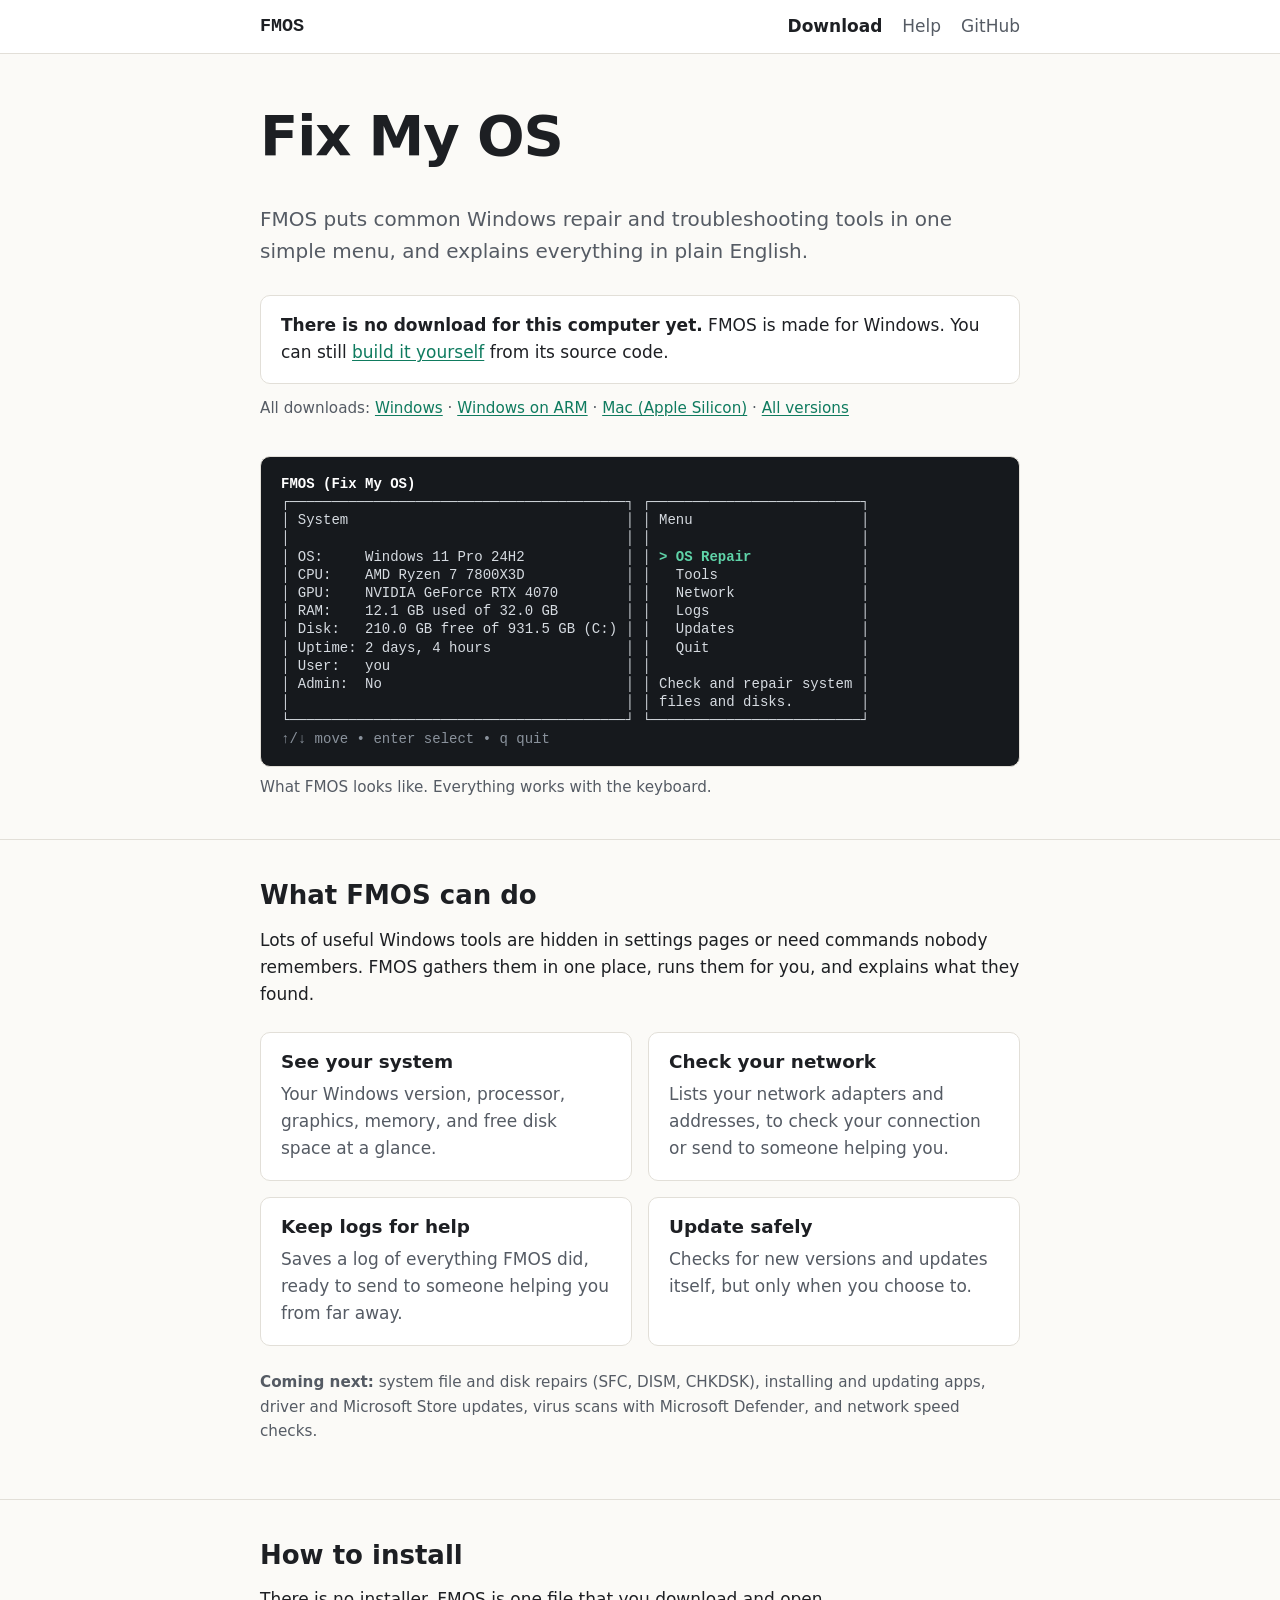
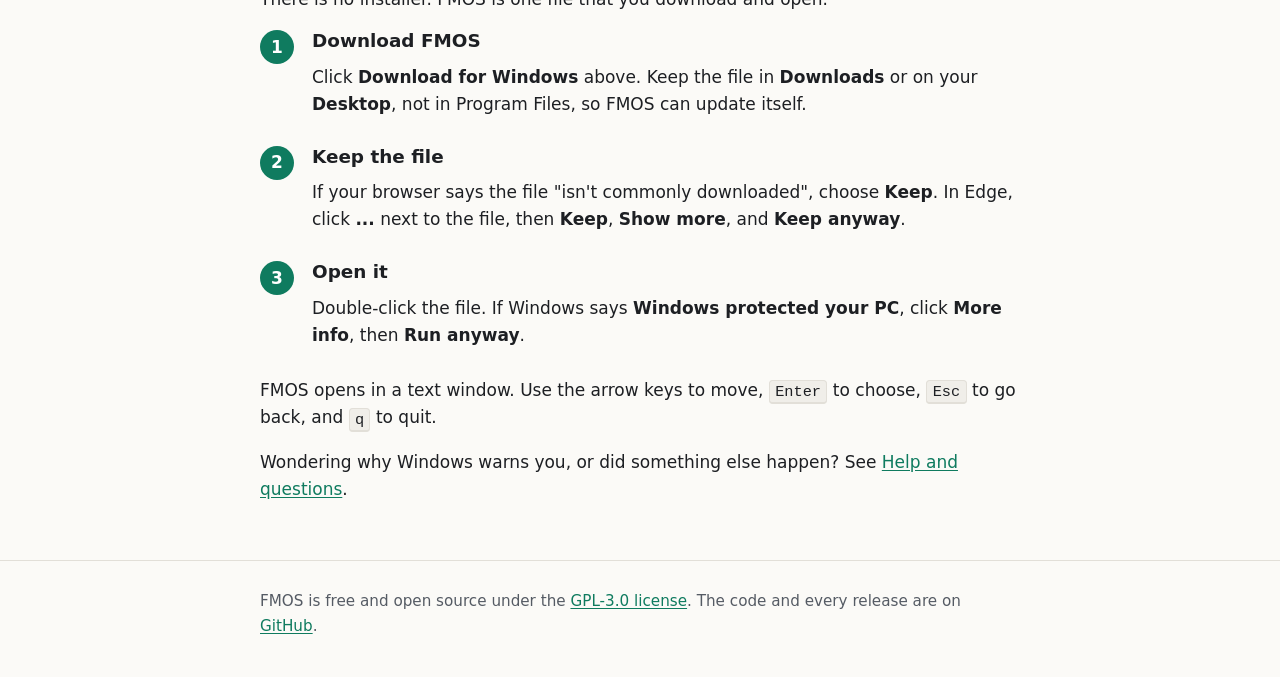
<file: docs/index.html>
<!doctype html>
<html lang="en">
<head>
  <meta charset="utf-8">
  <meta name="viewport" content="width=device-width, initial-scale=1">
  <meta name="color-scheme" content="light dark">
  <title>FMOS: Fix My OS</title>
  <meta name="description" content="A free, simple app that puts common Windows repair and troubleshooting tools in one menu, with plain-English explanations.">
  <meta property="og:type" content="website">
  <meta property="og:title" content="FMOS: Fix My OS">
  <meta property="og:description" content="A free, simple app that puts common Windows repair and troubleshooting tools in one menu, with plain-English explanations.">
  <meta property="og:url" content="https://giomonci.github.io/FMOS/">
  <link rel="icon" href="data:image/svg+xml,<svg xmlns='http://www.w3.org/2000/svg' viewBox='0 0 32 32'><rect width='32' height='32' rx='7' fill='%230f7b5f'/><text x='16' y='22' font-family='monospace' font-size='15' font-weight='700' text-anchor='middle' fill='white'>&gt;_</text></svg>">
  <link rel="stylesheet" href="style.css">
</head>
<body>
  <header class="topbar">
    <div class="wrap topbar-inner">
      <a class="brand" href="./">FMOS</a>
      <nav aria-label="Site">
        <a href="./" aria-current="page">Download</a>
        <a href="help.html">Help</a>
        <a href="https://github.com/GioMonci/FMOS">GitHub</a>
      </nav>
    </div>
  </header>

  <main>
    <section class="hero">
      <div class="wrap">
        <h1>Fix My OS</h1>
        <p class="lead">
          FMOS puts common Windows repair and troubleshooting tools in one
          simple menu, and explains everything in plain English.
        </p>

        <!-- Only one of these is shown. The script at the bottom of the page
             picks the one for the visitor's computer. Without the script,
             everyone sees the Windows download. -->
        <div class="download" data-system="windows">
          <a class="button" href="https://github.com/GioMonci/FMOS/releases/latest/download/fmos-x64.exe">Download for Windows</a>
          <p class="small">
            Free. One file, nothing to install. For Windows 10 and 11 on Intel
            or AMD, which is almost every PC.
          </p>
        </div>
        <div class="download" data-system="mac" hidden>
          <a class="button" href="https://github.com/GioMonci/FMOS/releases/latest/download/fmos-macos">Download for Mac</a>
          <p class="small">
            For Macs with Apple Silicon (M1 and newer). macOS blocks it until
            you run two Terminal commands: see
            <a href="help.html#mac">using FMOS on a Mac</a>.
          </p>
        </div>
        <div class="download" data-system="mobile" hidden>
          <p class="callout">
            <b>FMOS runs on computers, not phones or tablets.</b> To download
            it, open this page on your Windows PC: <b>giomonci.github.io/FMOS</b>
          </p>
        </div>
        <div class="download" data-system="other" hidden>
          <p class="callout">
            <b>There is no download for this computer yet.</b> FMOS is made for
            Windows. You can still
            <a href="https://github.com/GioMonci/FMOS#building-fmos-yourself">build it yourself</a>
            from its source code.
          </p>
        </div>

        <p class="small">
          All downloads:
          <a href="https://github.com/GioMonci/FMOS/releases/latest/download/fmos-x64.exe">Windows</a> ·
          <a href="https://github.com/GioMonci/FMOS/releases/latest/download/fmos-arm64.exe">Windows on ARM</a> ·
          <a href="https://github.com/GioMonci/FMOS/releases/latest/download/fmos-macos">Mac (Apple Silicon)</a> ·
          <a href="https://github.com/GioMonci/FMOS/releases">All versions</a>
        </p>

        <figure class="screen">
          <pre role="img" aria-label="The FMOS window: system details on the left, and a menu on the right with OS Repair, Tools, Network, Logs, Updates, and Quit."><span class="t-title">FMOS (Fix My OS)</span>
┌────────────────────────────────────────┐ ┌─────────────────────────┐
│ System                                 │ │ Menu                    │
│                                        │ │                         │
│ OS:     Windows 11 Pro 24H2            │ │ <span class="t-selected">&gt; OS Repair</span>             │
│ CPU:    AMD Ryzen 7 7800X3D            │ │   Tools                 │
│ GPU:    NVIDIA GeForce RTX 4070        │ │   Network               │
│ RAM:    12.1 GB used of 32.0 GB        │ │   Logs                  │
│ Disk:   210.0 GB free of 931.5 GB (C:) │ │   Updates               │
│ Uptime: 2 days, 4 hours                │ │   Quit                  │
│ User:   you                            │ │                         │
│ Admin:  No                             │ │ Check and repair system │
│                                        │ │ files and disks.        │
└────────────────────────────────────────┘ └─────────────────────────┘
<span class="t-muted">↑/↓ move • enter select • q quit</span></pre>
          <figcaption>What FMOS looks like. Everything works with the keyboard.</figcaption>
        </figure>
      </div>
    </section>

    <section id="features">
      <div class="wrap">
        <h2>What FMOS can do</h2>
        <p>
          Lots of useful Windows tools are hidden in settings pages or need
          commands nobody remembers. FMOS gathers them in one place, runs them
          for you, and explains what they found.
        </p>
        <div class="cards">
          <div class="card">
            <h3>See your system</h3>
            <p>Your Windows version, processor, graphics, memory, and free disk space at a glance.</p>
          </div>
          <div class="card">
            <h3>Check your network</h3>
            <p>Lists your network adapters and addresses, to check your connection or send to someone helping you.</p>
          </div>
          <div class="card">
            <h3>Keep logs for help</h3>
            <p>Saves a log of everything FMOS did, ready to send to someone helping you from far away.</p>
          </div>
          <div class="card">
            <h3>Update safely</h3>
            <p>Checks for new versions and updates itself, but only when you choose to.</p>
          </div>
        </div>
        <p class="small">
          <b>Coming next:</b> system file and disk repairs (SFC, DISM, CHKDSK),
          installing and updating apps, driver and Microsoft Store updates,
          virus scans with Microsoft Defender, and network speed checks.
        </p>
      </div>
    </section>

    <section id="install">
      <div class="wrap">
        <h2>How to install</h2>
        <p>There is no installer. FMOS is one file that you download and open.</p>

        <ol class="steps">
          <li>
            <h3>Download FMOS</h3>
            <p>
              Click <b>Download for Windows</b> above. Keep the file in
              <b>Downloads</b> or on your <b>Desktop</b>, not in Program Files,
              so FMOS can update itself.
            </p>
          </li>
          <li>
            <h3>Keep the file</h3>
            <p>
              If your browser says the file "isn't commonly downloaded", choose
              <b>Keep</b>. In Edge, click <b>...</b> next to the file,
              then <b>Keep</b>, <b>Show more</b>, and <b>Keep anyway</b>.
            </p>
          </li>
          <li>
            <h3>Open it</h3>
            <p>
              Double-click the file. If Windows says <b>Windows protected your
              PC</b>, click <b>More info</b>, then <b>Run anyway</b>.
            </p>
          </li>
        </ol>

        <p>
          FMOS opens in a text window. Use the arrow keys to move,
          <kbd>Enter</kbd> to choose, <kbd>Esc</kbd> to go back, and
          <kbd>q</kbd> to quit.
        </p>
        <p>
          Wondering why Windows warns you, or did something else happen? See
          <a href="help.html">Help and questions</a>.
        </p>
      </div>
    </section>
  </main>

  <footer class="footer">
    <div class="wrap">
      <p>
        FMOS is free and open source under the
        <a href="https://github.com/GioMonci/FMOS/blob/main/LICENSE">GPL-3.0 license</a>.
        The code and every release are on
        <a href="https://github.com/GioMonci/FMOS">GitHub</a>.
      </p>
    </div>
  </footer>

  <script>
    // Shows the download for the visitor's computer by reading the browser's
    // description of itself. Windows on ARM cannot be told apart from other
    // Windows PCs this way, so it keeps its own link under "All downloads".
    function detectSystem() {
      const browser = navigator.userAgent;
      if (/Android|iPhone|iPad|iPod/.test(browser)) {
        return "mobile";
      }
      // iPads describe themselves as Macs, but have a touch screen.
      if (/Macintosh/.test(browser) && navigator.maxTouchPoints > 1) {
        return "mobile";
      }
      if (/Windows/.test(browser)) {
        return "windows";
      }
      if (/Macintosh/.test(browser)) {
        return "mac";
      }
      return "other";
    }

    const system = detectSystem();
    for (const block of document.querySelectorAll(".download[data-system]")) {
      block.hidden = block.dataset.system !== system;
    }
  </script>
</body>
</html>
</file>
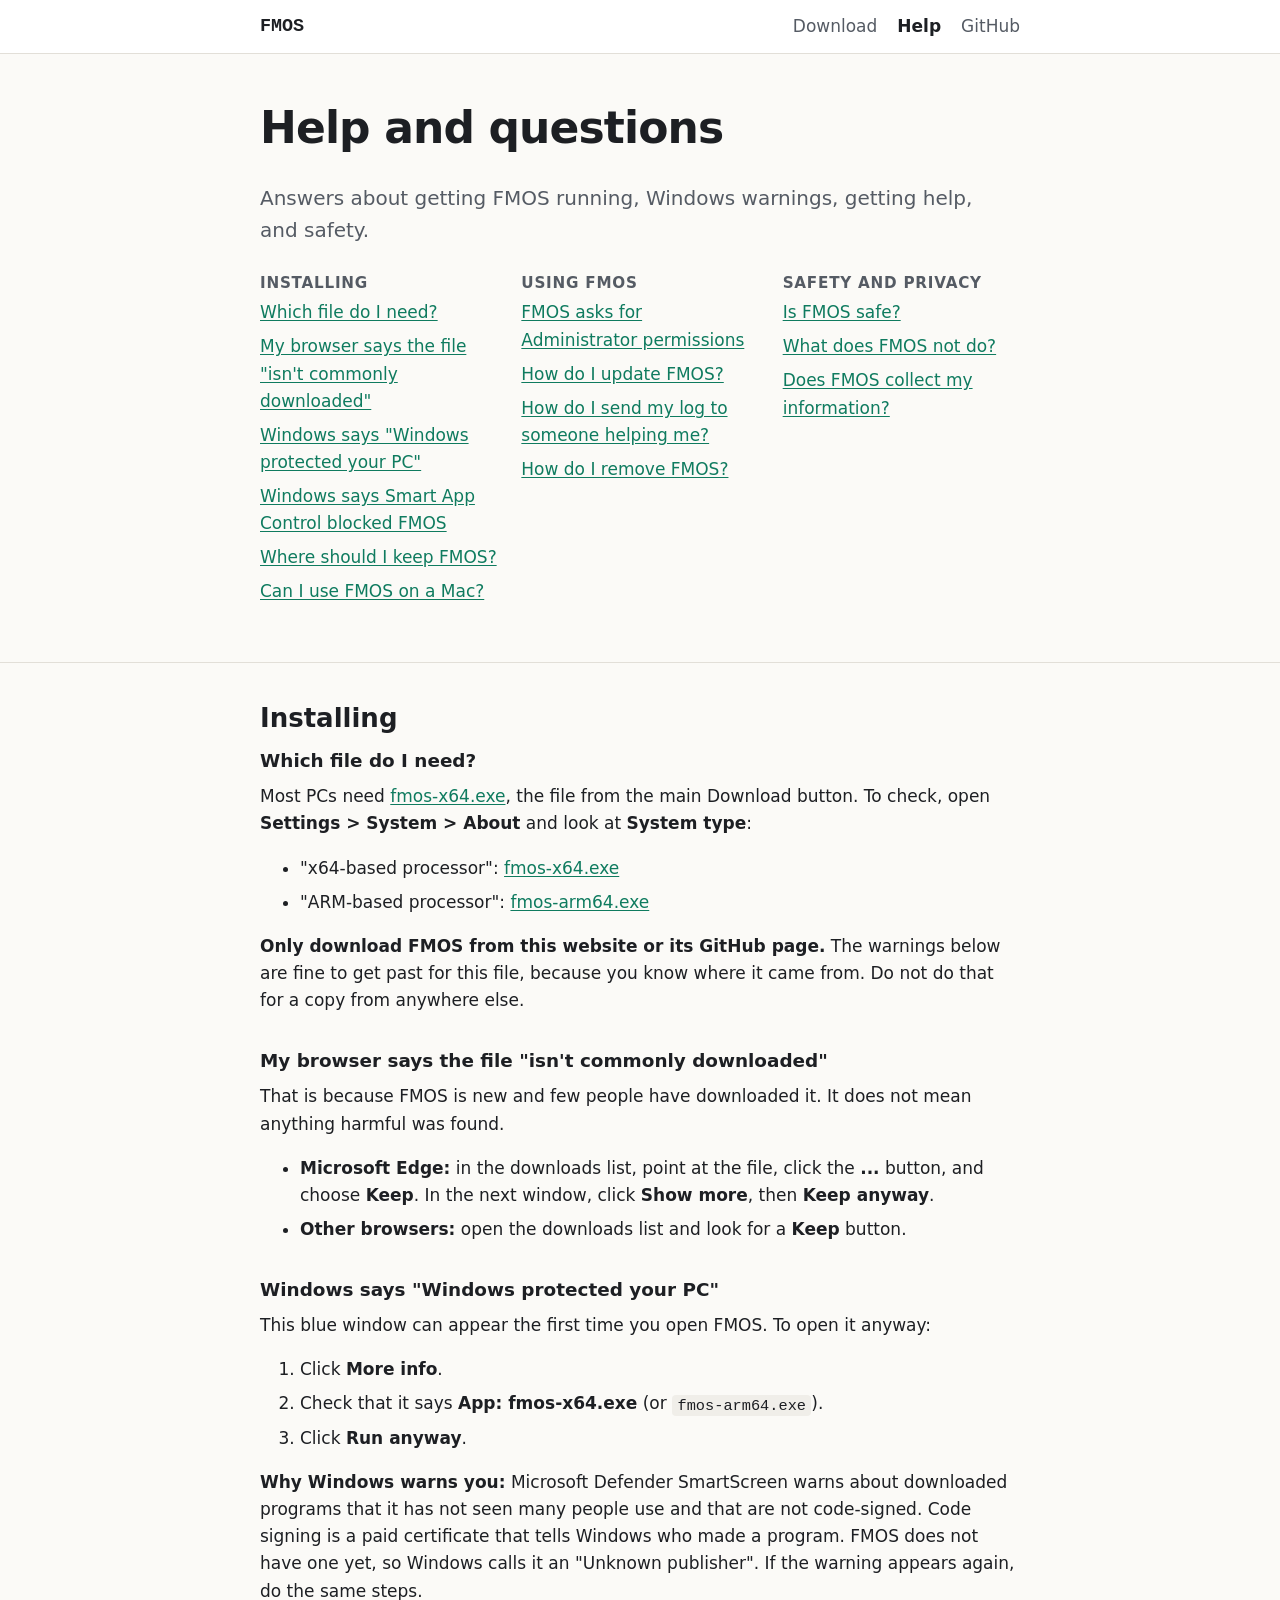
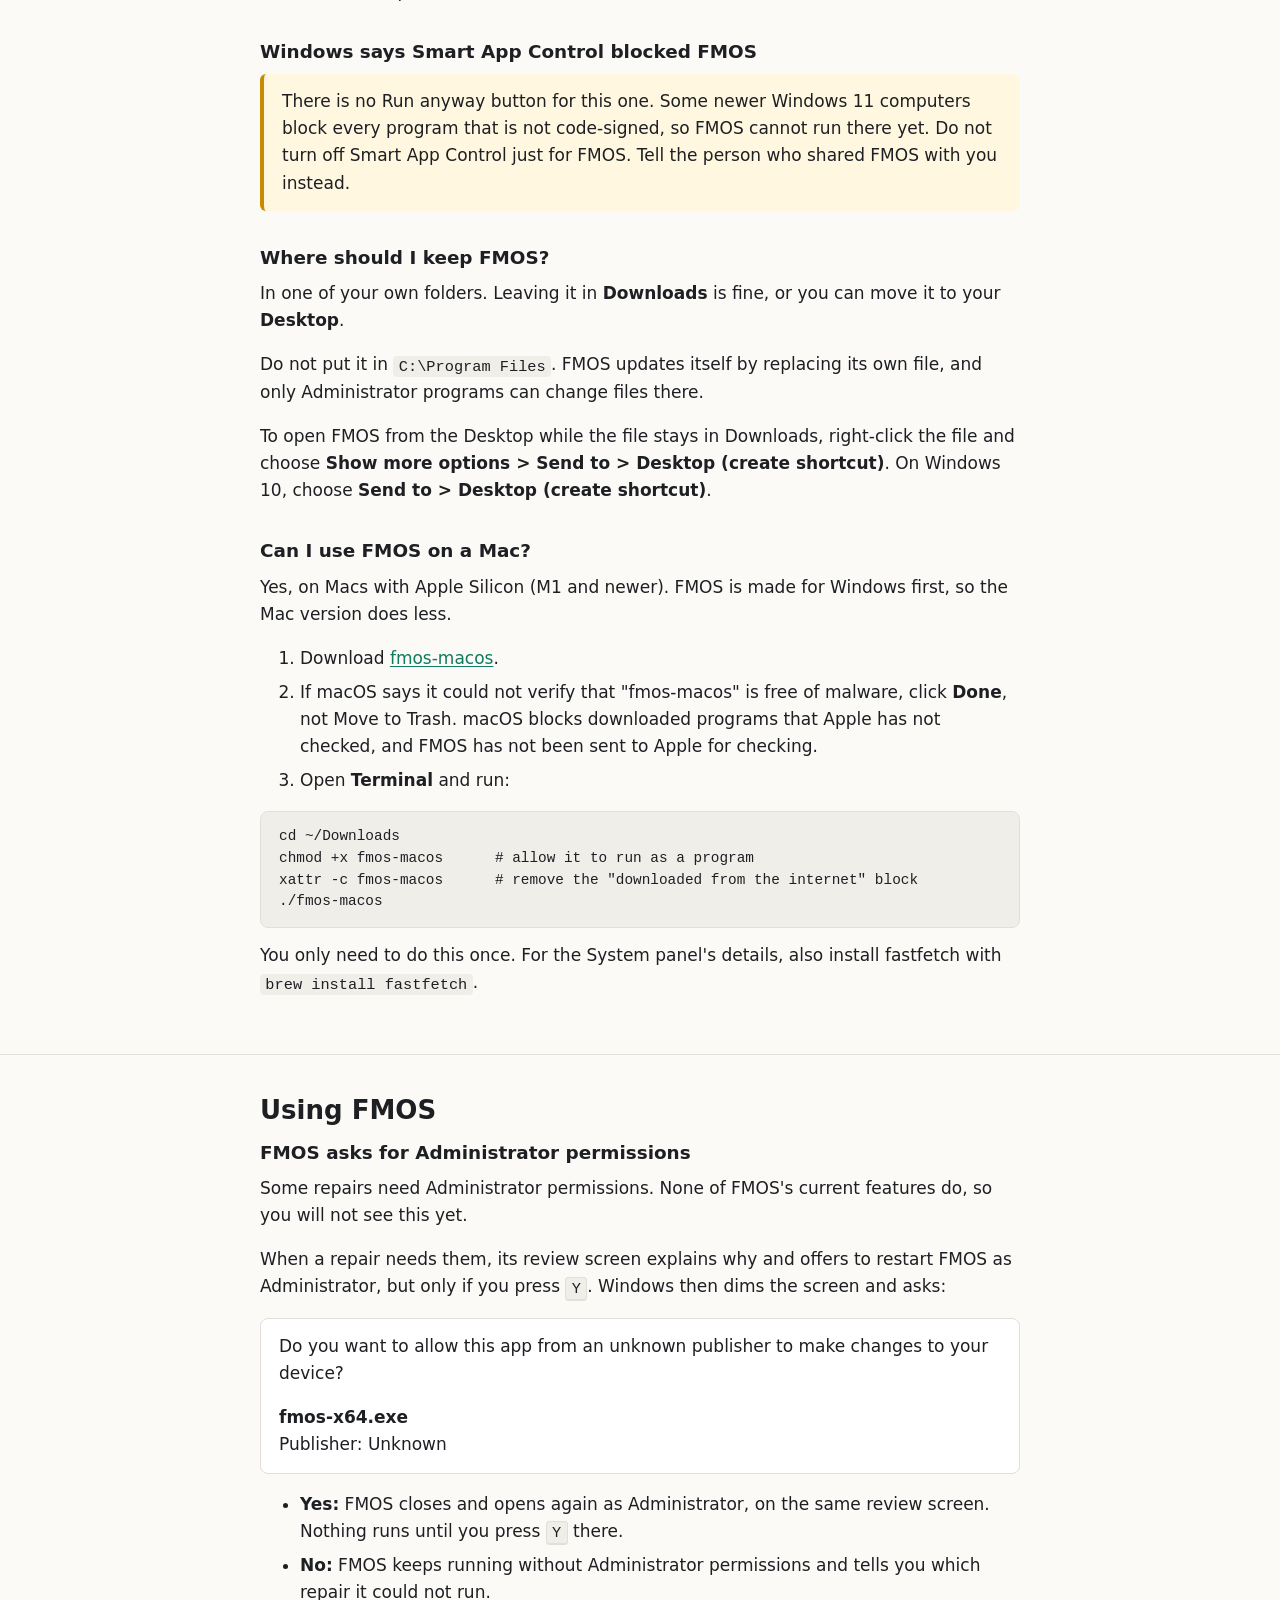
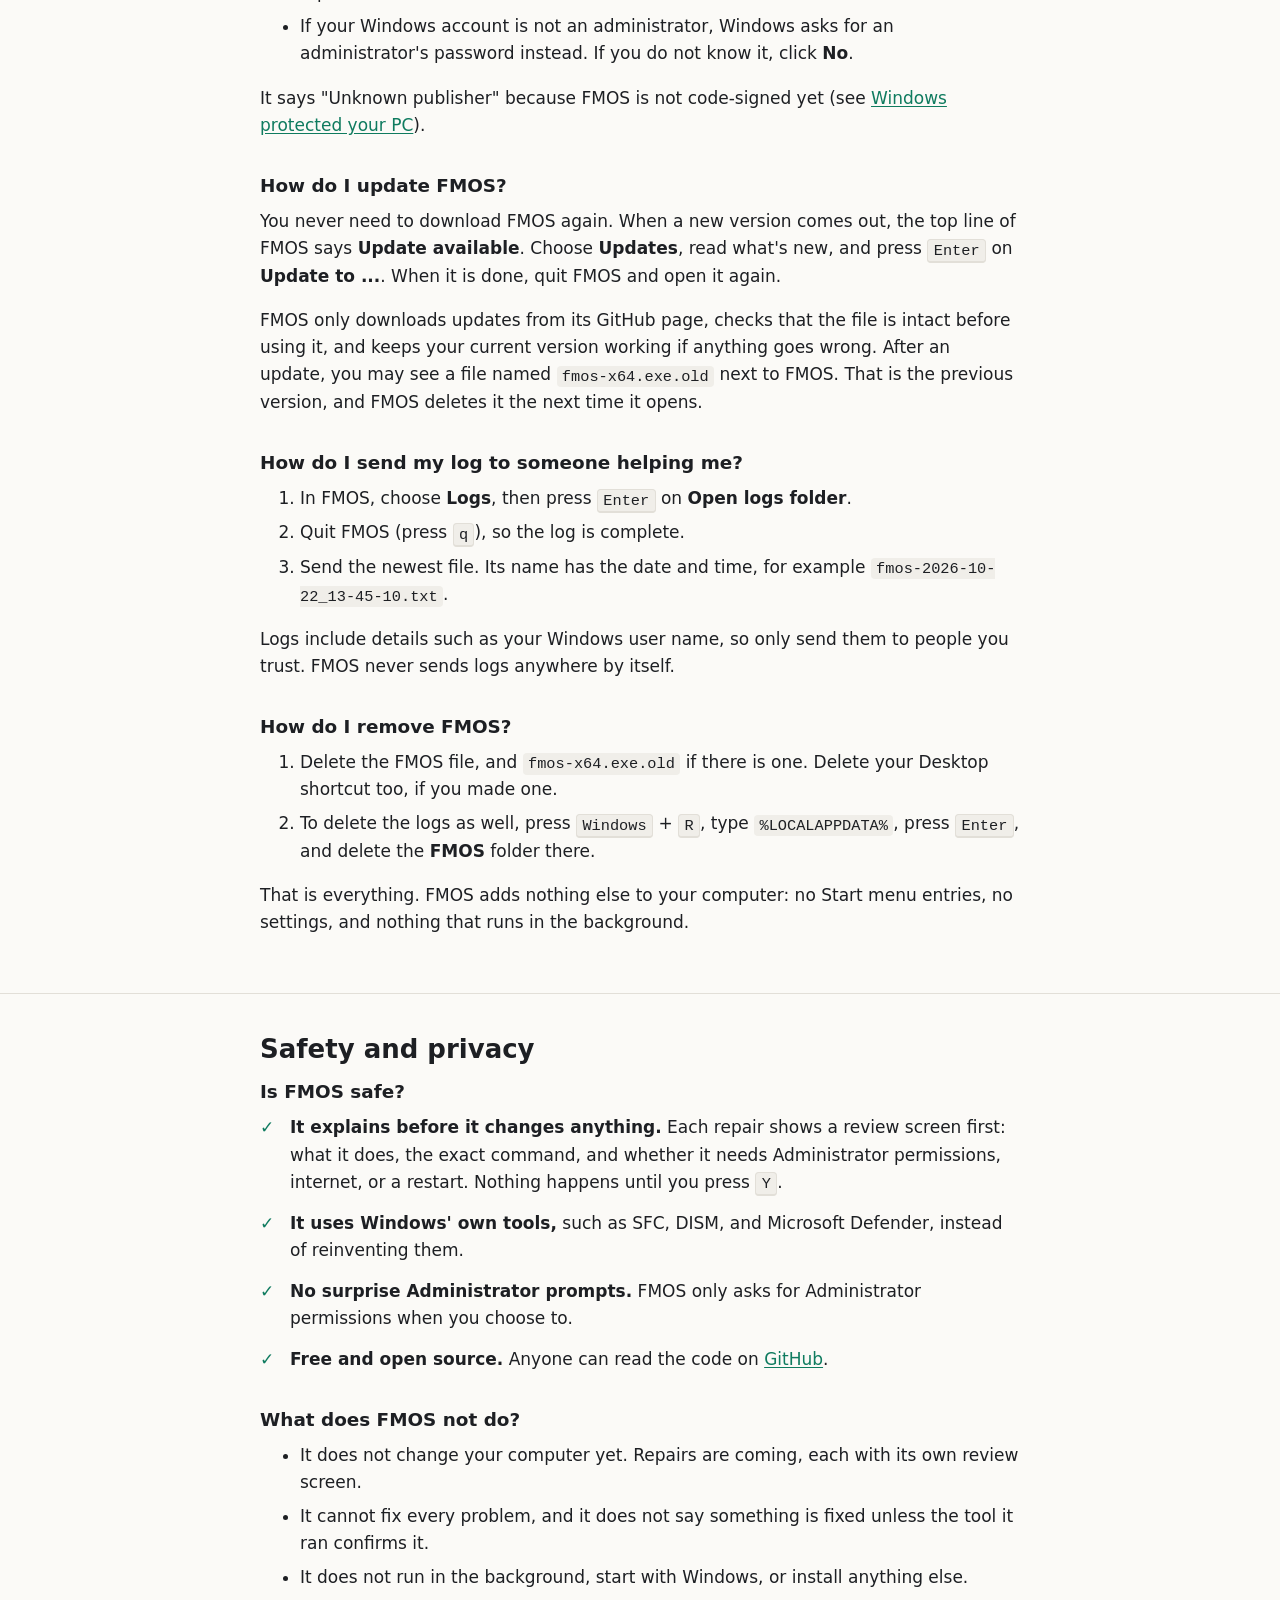
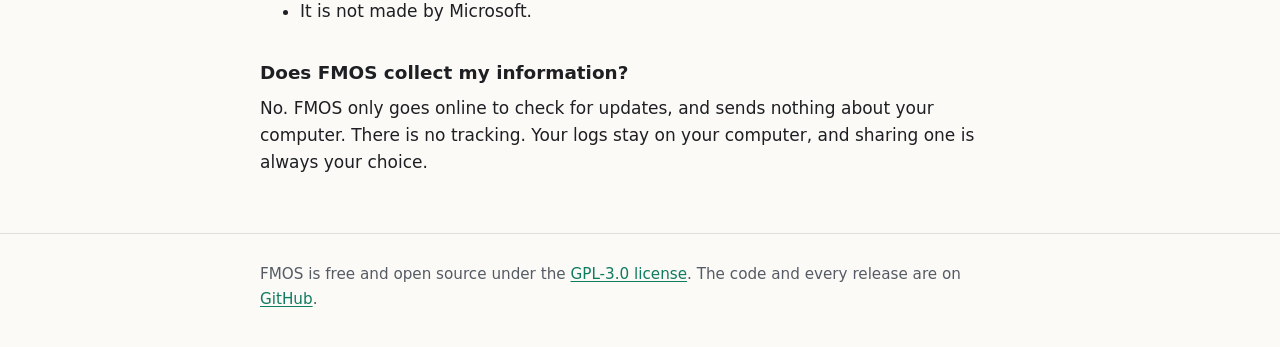
<file: docs/help.html>
<!doctype html>
<html lang="en">
<head>
  <meta charset="utf-8">
  <meta name="viewport" content="width=device-width, initial-scale=1">
  <meta name="color-scheme" content="light dark">
  <title>FMOS Help</title>
  <meta name="description" content="Answers to common questions about installing FMOS, Windows warnings, updating, sending logs, and safety.">
  <link rel="icon" href="data:image/svg+xml,<svg xmlns='http://www.w3.org/2000/svg' viewBox='0 0 32 32'><rect width='32' height='32' rx='7' fill='%230f7b5f'/><text x='16' y='22' font-family='monospace' font-size='15' font-weight='700' text-anchor='middle' fill='white'>&gt;_</text></svg>">
  <link rel="stylesheet" href="style.css">
</head>
<body>
  <header class="topbar">
    <div class="wrap topbar-inner">
      <a class="brand" href="./">FMOS</a>
      <nav aria-label="Site">
        <a href="./">Download</a>
        <a href="help.html" aria-current="page">Help</a>
        <a href="https://github.com/GioMonci/FMOS">GitHub</a>
      </nav>
    </div>
  </header>

  <main>
    <section class="page-title">
      <div class="wrap">
        <h1>Help and questions</h1>
        <p class="lead">
          Answers about getting FMOS running, Windows warnings, getting help,
          and safety.
        </p>

        <div class="toc">
          <div>
            <h2>Installing</h2>
            <ul>
              <li><a href="#which-file">Which file do I need?</a></li>
              <li><a href="#browser-warning">My browser says the file "isn't commonly downloaded"</a></li>
              <li><a href="#smartscreen">Windows says "Windows protected your PC"</a></li>
              <li><a href="#smart-app-control">Windows says Smart App Control blocked FMOS</a></li>
              <li><a href="#where-to-keep">Where should I keep FMOS?</a></li>
              <li><a href="#mac">Can I use FMOS on a Mac?</a></li>
            </ul>
          </div>
          <div>
            <h2>Using FMOS</h2>
            <ul>
              <li><a href="#administrator">FMOS asks for Administrator permissions</a></li>
              <li><a href="#updating">How do I update FMOS?</a></li>
              <li><a href="#logs">How do I send my log to someone helping me?</a></li>
              <li><a href="#removing">How do I remove FMOS?</a></li>
            </ul>
          </div>
          <div>
            <h2>Safety and privacy</h2>
            <ul>
              <li><a href="#safe">Is FMOS safe?</a></li>
              <li><a href="#not-do">What does FMOS not do?</a></li>
              <li><a href="#privacy">Does FMOS collect my information?</a></li>
            </ul>
          </div>
        </div>
      </div>
    </section>

    <section>
      <div class="wrap">
        <h2>Installing</h2>

        <div class="qa" id="which-file">
          <h3>Which file do I need?</h3>
          <p>
            Most PCs need <a href="https://github.com/GioMonci/FMOS/releases/latest/download/fmos-x64.exe">fmos-x64.exe</a>,
            the file from the main Download button. To check, open
            <b>Settings &gt; System &gt; About</b> and look at <b>System type</b>:
          </p>
          <ul>
            <li>"x64-based processor": <a href="https://github.com/GioMonci/FMOS/releases/latest/download/fmos-x64.exe">fmos-x64.exe</a></li>
            <li>"ARM-based processor": <a href="https://github.com/GioMonci/FMOS/releases/latest/download/fmos-arm64.exe">fmos-arm64.exe</a></li>
          </ul>
          <p>
            <b>Only download FMOS from this website or its GitHub page.</b> The
            warnings below are fine to get past for this file, because you know
            where it came from. Do not do that for a copy from anywhere else.
          </p>
        </div>

        <div class="qa" id="browser-warning">
          <h3>My browser says the file "isn't commonly downloaded"</h3>
          <p>
            That is because FMOS is new and few people have downloaded it. It
            does not mean anything harmful was found.
          </p>
          <ul>
            <li>
              <b>Microsoft Edge:</b> in the downloads list, point at the file,
              click the <b>...</b> button, and choose <b>Keep</b>. In the next
              window, click <b>Show more</b>, then <b>Keep anyway</b>.
            </li>
            <li><b>Other browsers:</b> open the downloads list and look for a <b>Keep</b> button.</li>
          </ul>
        </div>

        <div class="qa" id="smartscreen">
          <h3>Windows says "Windows protected your PC"</h3>
          <p>This blue window can appear the first time you open FMOS. To open it anyway:</p>
          <ol>
            <li>Click <b>More info</b>.</li>
            <li>Check that it says <b>App: fmos-x64.exe</b> (or <code>fmos-arm64.exe</code>).</li>
            <li>Click <b>Run anyway</b>.</li>
          </ol>
          <p>
            <b>Why Windows warns you:</b> Microsoft Defender SmartScreen warns
            about downloaded programs that it has not seen many people use and
            that are not code-signed. Code signing is a paid certificate that
            tells Windows who made a program. FMOS does not have one yet, so
            Windows calls it an "Unknown publisher". If the warning appears
            again, do the same steps.
          </p>
        </div>

        <div class="qa" id="smart-app-control">
          <h3>Windows says Smart App Control blocked FMOS</h3>
          <div class="note">
            <p>
              There is no Run anyway button for this one. Some newer Windows 11
              computers block every program that is not code-signed, so FMOS
              cannot run there yet. Do not turn off Smart App Control just for
              FMOS. Tell the person who shared FMOS with you instead.
            </p>
          </div>
        </div>

        <div class="qa" id="where-to-keep">
          <h3>Where should I keep FMOS?</h3>
          <p>
            In one of your own folders. Leaving it in <b>Downloads</b> is fine,
            or you can move it to your <b>Desktop</b>.
          </p>
          <p>
            Do not put it in <code>C:\Program Files</code>. FMOS updates itself
            by replacing its own file, and only Administrator programs can
            change files there.
          </p>
          <p>
            To open FMOS from the Desktop while the file stays in Downloads,
            right-click the file and choose <b>Show more options &gt; Send to
            &gt; Desktop (create shortcut)</b>. On Windows 10, choose
            <b>Send to &gt; Desktop (create shortcut)</b>.
          </p>
        </div>

        <div class="qa" id="mac">
          <h3>Can I use FMOS on a Mac?</h3>
          <p>
            Yes, on Macs with Apple Silicon (M1 and newer). FMOS is made for
            Windows first, so the Mac version does less.
          </p>
          <ol>
            <li>Download <a href="https://github.com/GioMonci/FMOS/releases/latest/download/fmos-macos">fmos-macos</a>.</li>
            <li>
              If macOS says it could not verify that "fmos-macos" is free of
              malware, click <b>Done</b>, not Move to Trash. macOS blocks
              downloaded programs that Apple has not checked, and FMOS has not
              been sent to Apple for checking.
            </li>
            <li>Open <b>Terminal</b> and run:</li>
          </ol>
          <pre class="commands"><code>cd ~/Downloads
chmod +x fmos-macos      # allow it to run as a program
xattr -c fmos-macos      # remove the "downloaded from the internet" block
./fmos-macos</code></pre>
          <p>
            You only need to do this once. For the System panel's details, also
            install fastfetch with <code>brew install fastfetch</code>.
          </p>
        </div>
      </div>
    </section>

    <section>
      <div class="wrap">
        <h2>Using FMOS</h2>

        <div class="qa" id="administrator">
          <h3>FMOS asks for Administrator permissions</h3>
          <p>
            Some repairs need Administrator permissions. None of FMOS's current
            features do, so you will not see this yet.
          </p>
          <p>
            When a repair needs them, its review screen explains why and offers
            to restart FMOS as Administrator, but only if you press
            <kbd>Y</kbd>. Windows then dims the screen and asks:
          </p>
          <div class="dialog">
            <p>Do you want to allow this app from an unknown publisher to make changes to your device?</p>
            <p><b>fmos-x64.exe</b><br>Publisher: Unknown</p>
          </div>
          <ul>
            <li>
              <b>Yes:</b> FMOS closes and opens again as Administrator, on the
              same review screen. Nothing runs until you press <kbd>Y</kbd> there.
            </li>
            <li>
              <b>No:</b> FMOS keeps running without Administrator permissions
              and tells you which repair it could not run.
            </li>
            <li>
              If your Windows account is not an administrator, Windows asks for
              an administrator's password instead. If you do not know it, click <b>No</b>.
            </li>
          </ul>
          <p>
            It says "Unknown publisher" because FMOS is not code-signed yet
            (see <a href="#smartscreen">Windows protected your PC</a>).
          </p>
        </div>

        <div class="qa" id="updating">
          <h3>How do I update FMOS?</h3>
          <p>
            You never need to download FMOS again. When a new version comes out,
            the top line of FMOS says <b>Update available</b>. Choose
            <b>Updates</b>, read what's new, and press <kbd>Enter</kbd> on
            <b>Update to ...</b>. When it is done, quit FMOS and open it again.
          </p>
          <p>
            FMOS only downloads updates from its GitHub page, checks that the
            file is intact before using it, and keeps your current version
            working if anything goes wrong. After an update, you may see a file
            named <code>fmos-x64.exe.old</code> next to FMOS. That is the
            previous version, and FMOS deletes it the next time it opens.
          </p>
        </div>

        <div class="qa" id="logs">
          <h3>How do I send my log to someone helping me?</h3>
          <ol>
            <li>In FMOS, choose <b>Logs</b>, then press <kbd>Enter</kbd> on <b>Open logs folder</b>.</li>
            <li>Quit FMOS (press <kbd>q</kbd>), so the log is complete.</li>
            <li>
              Send the newest file. Its name has the date and time, for example
              <code>fmos-2026-10-22_13-45-10.txt</code>.
            </li>
          </ol>
          <p>
            Logs include details such as your Windows user name, so only send
            them to people you trust. FMOS never sends logs anywhere by itself.
          </p>
        </div>

        <div class="qa" id="removing">
          <h3>How do I remove FMOS?</h3>
          <ol>
            <li>
              Delete the FMOS file, and <code>fmos-x64.exe.old</code> if there
              is one. Delete your Desktop shortcut too, if you made one.
            </li>
            <li>
              To delete the logs as well, press <kbd>Windows</kbd> + <kbd>R</kbd>,
              type <code>%LOCALAPPDATA%</code>, press <kbd>Enter</kbd>, and
              delete the <b>FMOS</b> folder there.
            </li>
          </ol>
          <p>
            That is everything. FMOS adds nothing else to your computer: no
            Start menu entries, no settings, and nothing that runs in the background.
          </p>
        </div>
      </div>
    </section>

    <section>
      <div class="wrap">
        <h2>Safety and privacy</h2>

        <div class="qa" id="safe">
          <h3>Is FMOS safe?</h3>
          <ul class="checklist">
            <li>
              <b>It explains before it changes anything.</b> Each repair shows a
              review screen first: what it does, the exact command, and whether
              it needs Administrator permissions, internet, or a restart.
              Nothing happens until you press <kbd>Y</kbd>.
            </li>
            <li>
              <b>It uses Windows' own tools,</b> such as SFC, DISM, and
              Microsoft Defender, instead of reinventing them.
            </li>
            <li>
              <b>No surprise Administrator prompts.</b> FMOS only asks for
              Administrator permissions when you choose to.
            </li>
            <li>
              <b>Free and open source.</b> Anyone can read the code on
              <a href="https://github.com/GioMonci/FMOS">GitHub</a>.
            </li>
          </ul>
        </div>

        <div class="qa" id="not-do">
          <h3>What does FMOS not do?</h3>
          <ul>
            <li>It does not change your computer yet. Repairs are coming, each with its own review screen.</li>
            <li>It cannot fix every problem, and it does not say something is fixed unless the tool it ran confirms it.</li>
            <li>It does not run in the background, start with Windows, or install anything else.</li>
            <li>It is not made by Microsoft.</li>
          </ul>
        </div>

        <div class="qa" id="privacy">
          <h3>Does FMOS collect my information?</h3>
          <p>
            No. FMOS only goes online to check for updates, and sends nothing
            about your computer. There is no tracking. Your logs stay on your
            computer, and sharing one is always your choice.
          </p>
        </div>
      </div>
    </section>
  </main>

  <footer class="footer">
    <div class="wrap">
      <p>
        FMOS is free and open source under the
        <a href="https://github.com/GioMonci/FMOS/blob/main/LICENSE">GPL-3.0 license</a>.
        The code and every release are on
        <a href="https://github.com/GioMonci/FMOS">GitHub</a>.
      </p>
    </div>
  </footer>
</body>
</html>
</file>
<file: docs/style.css>
/* FMOS website. Plain CSS, no build step. Light and dark mode follow the
   visitor's system setting. */

:root {
  --bg: #fbfaf7;
  --surface: #ffffff;
  --text: #1d1f23;
  --muted: #555b64;
  --border: #e2dfd8;
  --accent: #0f7b5f;
  --accent-hover: #0b6550;
  --on-accent: #ffffff;
  --note-bg: #fff7e0;
  --note-border: #c98a00;
  --code-bg: #f0eee9;

  /* The FMOS window preview stays dark in both modes, like a real terminal. */
  --screen-bg: #16191d;
  --screen-text: #d6dbe1;
  --screen-title: #ffffff;
  --screen-selected: #5fd3a8;
  --screen-muted: #8a929c;

  --mono: ui-monospace, "Cascadia Mono", Consolas, "SF Mono", Menlo, monospace;
}

@media (prefers-color-scheme: dark) {
  :root {
    --bg: #111315;
    --surface: #1a1d21;
    --text: #e8e6e3;
    --muted: #a3a9b1;
    --border: #2d3137;
    --accent: #4cc59a;
    --accent-hover: #6fd4ae;
    --on-accent: #08130f;
    --note-bg: #2a2412;
    --note-border: #d9a43a;
    --code-bg: #24282d;
    --screen-bg: #0b0d10;
  }
}

* {
  box-sizing: border-box;
}

/* Keeps hidden download choices hidden, even when a rule below sets display. */
[hidden] {
  display: none !important;
}

html {
  scroll-behavior: smooth;
}

body {
  margin: 0;
  background: var(--bg);
  color: var(--text);
  font-family: system-ui, -apple-system, "Segoe UI", Roboto, sans-serif;
  font-size: 1.0625rem;
  line-height: 1.6;
}

/* Layout */

.wrap {
  max-width: 792px;
  margin: 0 auto;
  padding: 0 16px;
}

section {
  padding: 40px 0;
  border-top: 1px solid var(--border);
}

section.hero {
  border-top: 0;
  padding-top: 48px;
}

/* Text */

h1,
h2,
h3 {
  line-height: 1.2;
  margin: 0 0 0.6em;
}

h1 {
  font-size: clamp(2.25rem, 7vw, 3.5rem);
  letter-spacing: -0.02em;
}

h2 {
  font-size: 1.625rem;
}

h3 {
  font-size: 1.15rem;
  margin-top: 1.4em;
}

p,
ul,
ol {
  margin: 0 0 1em;
}

li {
  margin-bottom: 0.4em;
}

a {
  color: var(--accent);
  text-underline-offset: 2px;
}

a:hover {
  color: var(--accent-hover);
}

a:focus-visible {
  outline: 2px solid var(--accent);
  outline-offset: 2px;
  border-radius: 4px;
}

code,
kbd {
  font-family: var(--mono);
  font-size: 0.9em;
  background: var(--code-bg);
  border-radius: 4px;
  padding: 0.1em 0.35em;
  overflow-wrap: anywhere;
}

kbd {
  border: 1px solid var(--border);
  border-bottom-width: 2px;
}

.lead {
  font-size: 1.25rem;
  color: var(--muted);
  max-width: 36em;
}

.small {
  font-size: 0.95rem;
  color: var(--muted);
}

/* Top bar */

.topbar {
  border-bottom: 1px solid var(--border);
  background: var(--surface);
}

.topbar-inner {
  display: flex;
  flex-wrap: wrap;
  align-items: center;
  justify-content: space-between;
  gap: 8px 24px;
  padding-top: 12px;
  padding-bottom: 12px;
}

.brand {
  font-family: var(--mono);
  font-weight: 700;
  font-size: 1.15rem;
  color: var(--text);
  text-decoration: none;
}

.topbar nav {
  display: flex;
  flex-wrap: wrap;
  gap: 4px 20px;
}

.topbar nav a {
  color: var(--muted);
  text-decoration: none;
}

.topbar nav a:hover {
  color: var(--accent);
  text-decoration: underline;
}

.topbar nav a[aria-current="page"] {
  color: var(--text);
  font-weight: 600;
}

/* Download */

.download {
  margin: 28px 0 12px;
}

.download + .small {
  margin-bottom: 36px;
}

/* Shown instead of a download button on phones and unsupported computers. */
.callout {
  background: var(--surface);
  border: 1px solid var(--border);
  border-radius: 10px;
  padding: 16px 20px;
}

.button {
  display: inline-block;
  background: var(--accent);
  color: var(--on-accent);
  font-weight: 600;
  font-size: 1.125rem;
  text-decoration: none;
  padding: 14px 28px;
  border-radius: 8px;
  margin-bottom: 12px;
}

.button:hover {
  background: var(--accent-hover);
  color: var(--on-accent);
}

.download p {
  margin-bottom: 0.4em;
}

/* FMOS window preview */

.screen {
  margin: 0;
}

.screen pre {
  margin: 0;
  background: var(--screen-bg);
  color: var(--screen-text);
  font-family: var(--mono);
  font-size: clamp(0.6rem, 2.1vw, 0.875rem);
  line-height: 1.3;
  padding: 18px 20px;
  border-radius: 10px;
  border: 1px solid var(--border);
  overflow-x: auto;
}

.t-title {
  color: var(--screen-title);
  font-weight: 700;
}

.t-selected {
  color: var(--screen-selected);
  font-weight: 700;
}

.t-muted {
  color: var(--screen-muted);
}

.screen figcaption {
  font-size: 0.95rem;
  color: var(--muted);
  margin-top: 8px;
}

/* Feature cards */

.cards {
  display: grid;
  grid-template-columns: repeat(auto-fit, minmax(300px, 1fr));
  gap: 16px;
  margin: 24px 0;
}

.card {
  background: var(--surface);
  border: 1px solid var(--border);
  border-radius: 10px;
  padding: 18px 20px;
}

.card h3 {
  margin-top: 0;
  margin-bottom: 0.4em;
}

.card p {
  margin: 0;
  color: var(--muted);
}

/* Safety list */

.checklist {
  list-style: none;
  padding: 0;
}

.checklist li {
  position: relative;
  padding-left: 30px;
  margin-bottom: 0.8em;
}

.checklist li::before {
  content: "✓";
  position: absolute;
  left: 0;
  top: 0;
  font-weight: 700;
  color: var(--accent);
}

/* Install steps */

.steps {
  list-style: none;
  padding: 0;
  counter-reset: step;
}

.steps > li {
  counter-increment: step;
  position: relative;
  padding-left: 52px;
  margin-bottom: 28px;
}

.steps > li::before {
  content: counter(step);
  position: absolute;
  left: 0;
  top: 0;
  width: 34px;
  height: 34px;
  border-radius: 50%;
  background: var(--accent);
  color: var(--on-accent);
  font-weight: 700;
  display: flex;
  align-items: center;
  justify-content: center;
}

.steps > li > h3 {
  margin-top: 4px;
}

.note {
  background: var(--note-bg);
  border-left: 4px solid var(--note-border);
  border-radius: 6px;
  padding: 14px 18px;
}

.note p {
  margin: 0;
}

/* A plain sketch of the Windows Administrator prompt. */
.dialog {
  background: var(--surface);
  border: 1px solid var(--border);
  border-radius: 8px;
  padding: 14px 18px;
  margin-bottom: 1em;
}

.dialog p:last-child {
  margin-bottom: 0;
}

/* Help page */

section.page-title {
  border-top: 0;
  padding-top: 48px;
}

.page-title h1 {
  font-size: clamp(2rem, 6vw, 2.75rem);
}

.toc {
  display: grid;
  grid-template-columns: repeat(auto-fit, minmax(220px, 1fr));
  gap: 8px 24px;
  margin-top: 28px;
}

.toc h2 {
  font-size: 0.95rem;
  text-transform: uppercase;
  letter-spacing: 0.05em;
  color: var(--muted);
  margin-bottom: 0.5em;
}

.toc ul {
  list-style: none;
  padding: 0;
}

.qa {
  margin-bottom: 36px;
  scroll-margin-top: 16px;
}

.qa:last-child {
  margin-bottom: 0;
}

.qa h3 {
  margin-top: 0;
}

.commands {
  font-family: var(--mono);
  font-size: 0.9rem;
  line-height: 1.5;
  background: var(--code-bg);
  border: 1px solid var(--border);
  border-radius: 8px;
  padding: 14px 18px;
  margin: 0 0 1em;
  overflow-x: auto;
}

.commands code {
  background: none;
  padding: 0;
  font-size: inherit;
  overflow-wrap: normal;
}

/* Footer */

.footer {
  border-top: 1px solid var(--border);
  padding: 28px 0 40px;
  font-size: 0.95rem;
  color: var(--muted);
}

.footer p {
  margin: 0;
}

/* Phones */

@media (max-width: 520px) {
  body {
    font-size: 1rem;
  }

  .button {
    display: block;
    text-align: center;
  }

  .steps > li {
    padding-left: 44px;
  }

  .steps > li::before {
    width: 30px;
    height: 30px;
  }
}
</file>
